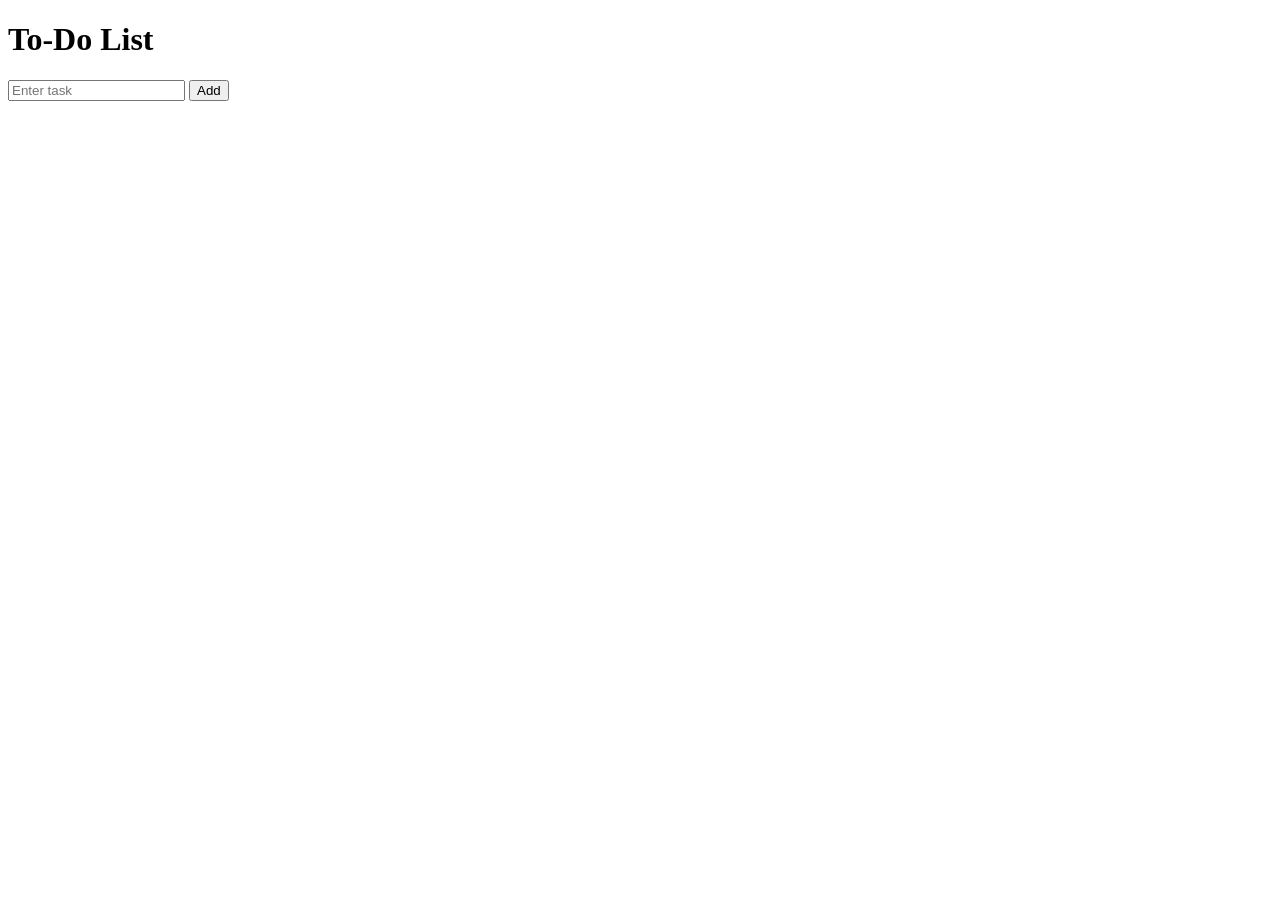
<file: praktikum-9/index.html>
<!DOCTYPE html>
<html>
<head>
    <title>To-Do List</title>
</head>
<body>
    <h1>To-Do List</h1>
    <input type="text" id="taskInput" placeholder="Enter task">
    <button id="addButton">Add</button>
    <ul id="taskList"></ul>

    <script>
        const taskInput = document.getElementById('taskInput');
        const addButton = document.getElementById('addButton');
        const taskList = document.getElementById('taskList');

        async function loadTasks() {
            try {
                const response = await fetch('api.php?action=get');
                const tasks = await response.json();
                taskList.innerHTML = '';
                tasks.forEach(task => {
                    const li = document.createElement('li');
                    li.textContent = task.task;
                    const deleteButton = document.createElement('button');
                    deleteButton.textContent = 'Delete';
                    deleteButton.addEventListener('click', () => deleteTask(task.id));
                    li.appendChild(deleteButton);
                    taskList.appendChild(li);
                });
            } catch (error) {
                console.error('Error loading tasks:', error);
            }
        }

        async function addTask() {
            const task = taskInput.value.trim();
            if (task) {
                try {
                    const response = await fetch('api.php?action=add', {
                        method: 'POST',
                        headers: { 'Content-Type': 'application/x-www-form-urlencoded' },
                        body: 'task=' + encodeURIComponent(task)
                    });
                    const data = await response.json();
                    if (data.success) {
                        taskInput.value = '';
                        loadTasks();
                    } else {
                        console.error('Error adding task:', data.error);
                    }
                } catch (error) {
                    console.error('Error adding task:', error);
                }
            }
        }

        async function deleteTask(id) {
            try {
                const response = await fetch('api.php?action=delete', {
                    method: 'POST',
                    headers: { 'Content-Type': 'application/x-www-form-urlencoded' },
                    body: 'id=' + id
                });
                const data = await response.json();
                if (data.success) {
                    loadTasks();
                } else {
                    console.error('Error deleting task:', data.error);
                }
            } catch (error) {
                console.error('Error deleting task:', error);
            }
        }

        addButton.addEventListener('click', addTask);
        loadTasks(); 
    </script>
</body>
</html>
</file>
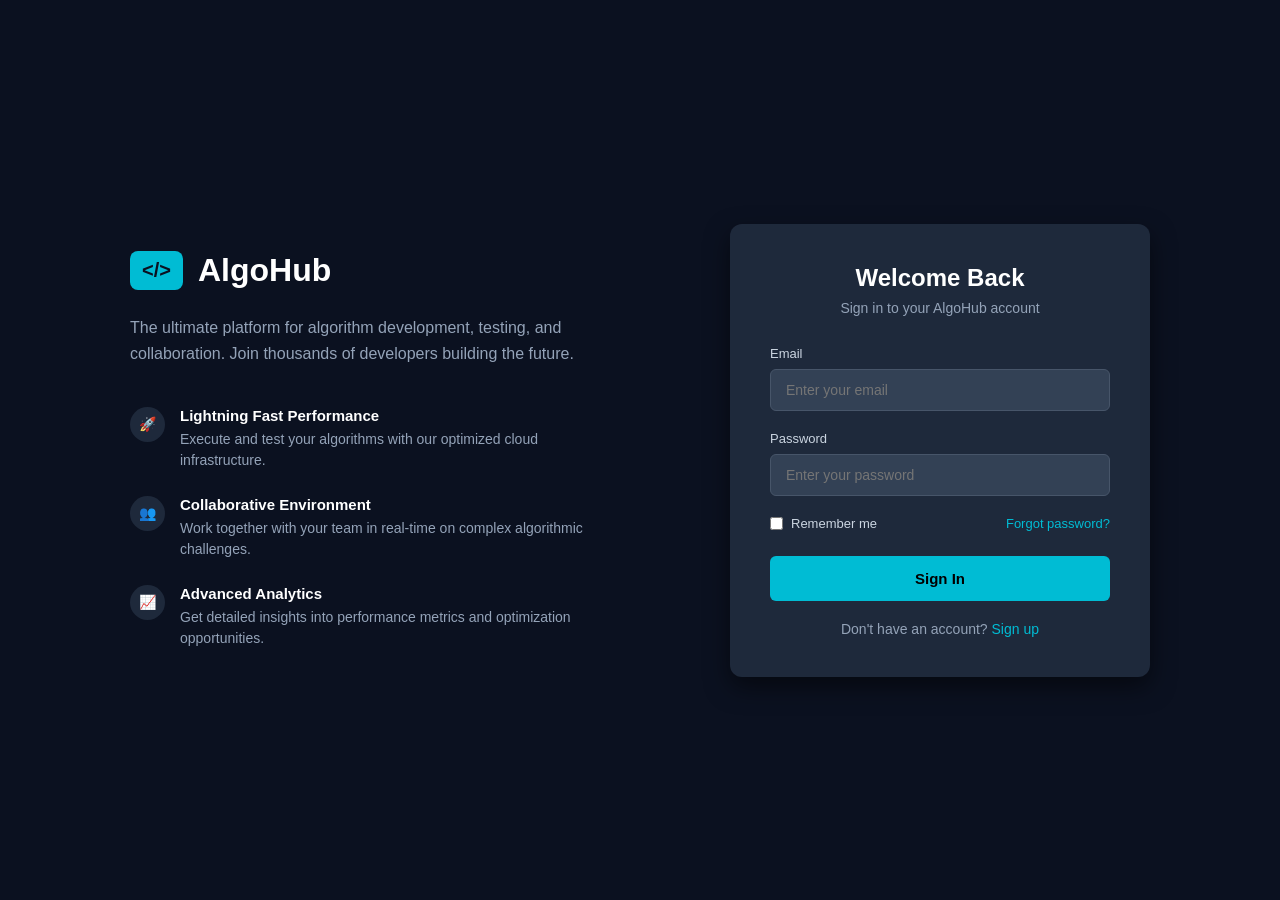
<file: praktikum-3/login.html>
<!DOCTYPE html>
<html lang="en">
<head>
    <meta charset="UTF-8">
    <meta name="viewport" content="width=device-width, initial-scale=1.0">
    <title>AlgoHub - Login</title>
    <link rel="stylesheet" href="style.css">
</head>
<body>
    <div class="container">
        <div class="left-panel">
            <div class="brand">
                <div class="logo-icon">&lt;/&gt;</div>
                <h1>AlgoHub</h1>
            </div>
            <p class="brand-desc">The ultimate platform for algorithm development, testing, and collaboration. Join thousands of developers building the future.</p>
            
            <div class="features">
                <div class="feature-item">
                    <div class="icon-circle">&#128640;</div>
                    <div class="feature-text">
                        <h3>Lightning Fast Performance</h3>
                        <p>Execute and test your algorithms with our optimized cloud infrastructure.</p>
                    </div>
                </div>
                <div class="feature-item">
                    <div class="icon-circle">&#128101;</div>
                    <div class="feature-text">
                        <h3>Collaborative Environment</h3>
                        <p>Work together with your team in real-time on complex algorithmic challenges.</p>
                    </div>
                </div>
                <div class="feature-item">
                    <div class="icon-circle">&#128200;</div>
                    <div class="feature-text">
                        <h3>Advanced Analytics</h3>
                        <p>Get detailed insights into performance metrics and optimization opportunities.</p>
                    </div>
                </div>
            </div>
        </div>

        <div class="right-panel">
            <div class="form-card">
                <div class="form-header">
                    <h2>Welcome Back</h2>
                    <p>Sign in to your AlgoHub account</p>
                </div>
                <form>
                    <div class="input-group">
                        <label for="email">Email</label>
                        <input type="email" id="email" placeholder="Enter your email" required>
                    </div>
                    <div class="input-group">
                        <label for="password">Password</label>
                        <input type="password" id="password" placeholder="Enter your password" required>
                    </div>
                    <div class="form-options">
                        <label class="checkbox-container">
                            <input type="checkbox"> Remember me
                        </label>
                        <a href="#" class="link-primary">Forgot password?</a>
                    </div>
                    <button type="submit" class="btn-primary">Sign In</button>
                </form>
                <div class="form-footer">
                    <p>Don't have an account? <a href="register.html" class="link-primary">Sign up</a></p>
                </div>
            </div>
        </div>
    </div>
</body>
</html>
</file>
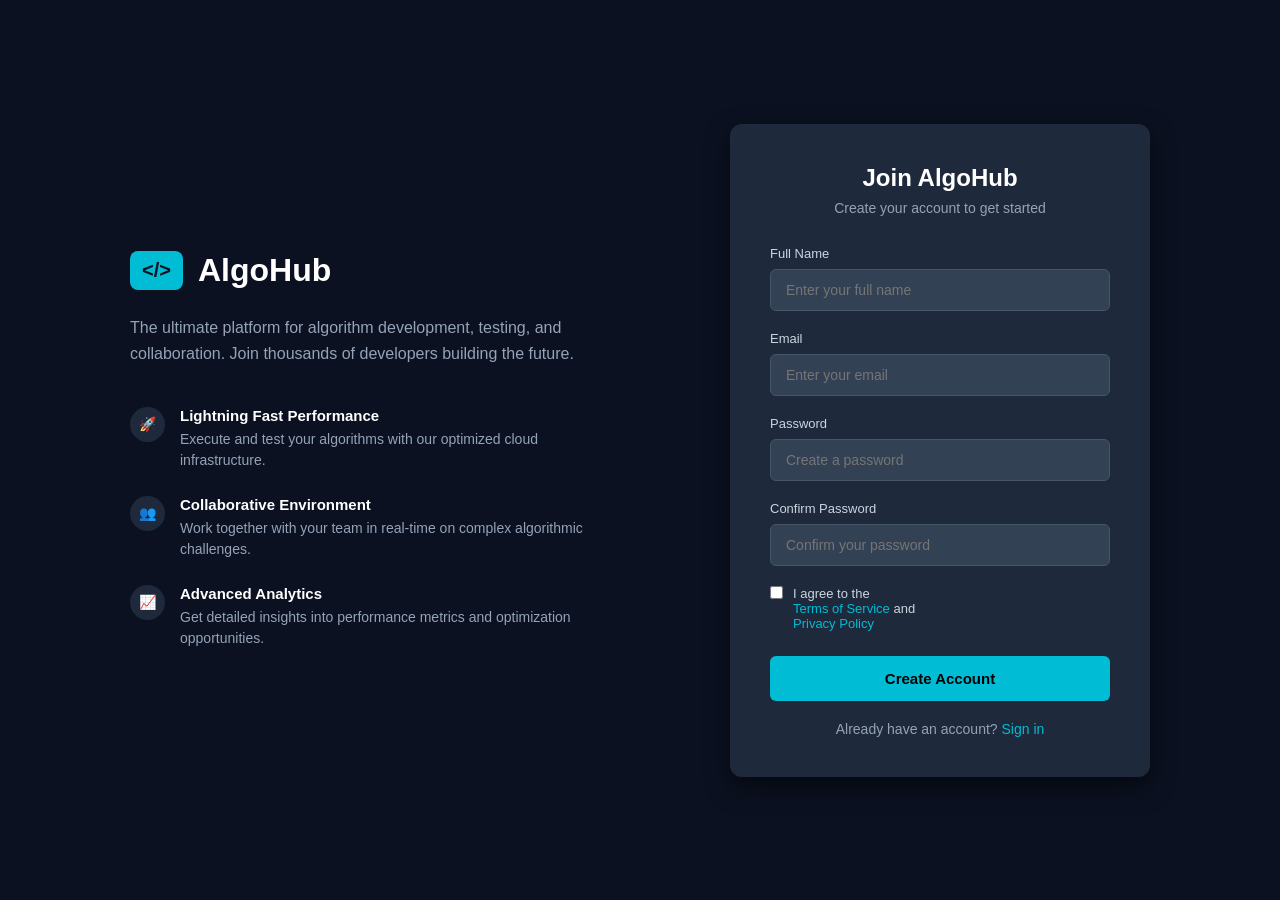
<file: praktikum-3/register.html>
<!DOCTYPE html>
<html lang="en">
<head>
    <meta charset="UTF-8">
    <meta name="viewport" content="width=device-width, initial-scale=1.0">
    <title>AlgoHub - Register</title>
    <link rel="stylesheet" href="style.css">
</head>
<body>
    <div class="container">
        <div class="left-panel">
            <div class="brand">
                <div class="logo-icon">&lt;/&gt;</div>
                <h1>AlgoHub</h1>
            </div>
            <p class="brand-desc">The ultimate platform for algorithm development, testing, and collaboration. Join thousands of developers building the future.</p>
            
            <div class="features">
                <div class="feature-item">
                    <div class="icon-circle">&#128640;</div>
                    <div class="feature-text">
                        <h3>Lightning Fast Performance</h3>
                        <p>Execute and test your algorithms with our optimized cloud infrastructure.</p>
                    </div>
                </div>
                <div class="feature-item">
                    <div class="icon-circle">&#128101;</div>
                    <div class="feature-text">
                        <h3>Collaborative Environment</h3>
                        <p>Work together with your team in real-time on complex algorithmic challenges.</p>
                    </div>
                </div>
                <div class="feature-item">
                    <div class="icon-circle">&#128200;</div>
                    <div class="feature-text">
                        <h3>Advanced Analytics</h3>
                        <p>Get detailed insights into performance metrics and optimization opportunities.</p>
                    </div>
                </div>
            </div>
        </div>

        <div class="right-panel">
            <div class="form-card">
                <div class="form-header">
                    <h2>Join AlgoHub</h2>
                    <p>Create your account to get started</p>
                </div>
                <form>
                    <div class="input-group">
                        <label for="fullname">Full Name</label>
                        <input type="text" id="fullname" placeholder="Enter your full name" required>
                    </div>
                    <div class="input-group">
                        <label for="email">Email</label>
                        <input type="email" id="email" placeholder="Enter your email" required>
                    </div>
                    <div class="input-group">
                        <label for="password">Password</label>
                        <input type="password" id="password" placeholder="Create a password" required>
                    </div>
                    <div class="input-group">
                        <label for="confirm-password">Confirm Password</label>
                        <input type="password" id="confirm-password" placeholder="Confirm your password" required>
                    </div>
                    <div class="checkbox-group">
                        <input type="checkbox" id="terms" required>
                        <label for="terms">I agree to the <br> <a href="#" class="link-primary">Terms of Service</a> and <br> <a href="#" class="link-primary">Privacy Policy</a></label>
                    </div>
                    <button type="submit" class="btn-primary">Create Account</button>
                </form>
                <div class="form-footer">
                    <p>Already have an account? <a href="login.html" class="link-primary">Sign in</a></p>
                </div>
            </div>
        </div>
    </div>
</body>
</html>
</file>
<file: praktikum-3/style.css>
* {
    margin: 0;
    padding: 0;
    box-sizing: border-box;
}

body {
    font-family: 'Segoe UI', Tahoma, Geneva, Verdana, sans-serif;
    background-color: #0b1120;
    color: #ffffff;
    display: flex;
    justify-content: center;
    align-items: center;
    min-height: 100vh;
}

.container {
    display: flex;
    flex-wrap: wrap;
    width: 100%;
    max-width: 1100px;
    padding: 40px;
    gap: 60px;
}

.left-panel {
    flex: 1;
    min-width: 300px;
    display: flex;
    flex-direction: column;
    justify-content: center;
}

.brand {
    display: flex;
    align-items: center;
    gap: 15px;
    margin-bottom: 25px;
}

.logo-icon {
    background-color: #00bcd4;
    color: #0b1120;
    font-weight: bold;
    font-size: 20px;
    padding: 8px 12px;
    border-radius: 8px;
}

.brand h1 {
    font-size: 32px;
}

.brand-desc {
    color: #94a3b8;
    line-height: 1.6;
    margin-bottom: 40px;
    font-size: 16px;
}

.features {
    display: flex;
    flex-direction: column;
    gap: 25px;
}

.feature-item {
    display: flex;
    gap: 15px;
    align-items: flex-start;
}

.icon-circle {
    background-color: #1e293b;
    color: #00bcd4;
    width: 35px;
    height: 35px;
    display: flex;
    justify-content: center;
    align-items: center;
    border-radius: 50%;
    font-size: 14px;
    flex-shrink: 0;
}

.feature-text h3 {
    font-size: 15px;
    margin-bottom: 5px;
}

.feature-text p {
    color: #94a3b8;
    font-size: 14px;
    line-height: 1.5;
}

.right-panel {
    flex: 1;
    min-width: 350px;
    display: flex;
    justify-content: flex-end;
    align-items: center;
}

.form-card {
    background-color: #1e293b;
    padding: 40px;
    border-radius: 12px;
    width: 100%;
    max-width: 420px;
    box-shadow: 0 10px 25px rgba(0,0,0,0.5);
}

.form-header {
    text-align: center;
    margin-bottom: 30px;
}

.form-header h2 {
    font-size: 24px;
    margin-bottom: 8px;
}

.form-header p {
    color: #94a3b8;
    font-size: 14px;
}

.input-group {
    margin-bottom: 20px;
}

.input-group label {
    display: block;
    font-size: 13px;
    margin-bottom: 8px;
    color: #cbd5e1;
}

.input-group input {
    width: 100%;
    padding: 12px 15px;
    background-color: #334155;
    border: 1px solid #475569;
    color: #ffffff;
    border-radius: 6px;
    font-size: 14px;
    outline: none;
}

.input-group input:focus {
    border-color: #00bcd4;
}

.form-options {
    display: flex;
    justify-content: space-between;
    align-items: center;
    font-size: 13px;
    margin-bottom: 25px;
    color: #cbd5e1;
}

.checkbox-container {
    display: flex;
    align-items: center;
    gap: 8px;
    cursor: pointer;
}

.checkbox-group {
    display: flex;
    gap: 10px;
    font-size: 13px;
    color: #cbd5e1;
    margin-bottom: 25px;
    align-items: flex-start;
}

.link-primary {
    color: #00bcd4;
    text-decoration: none;
}

.link-primary:hover {
    text-decoration: underline;
}

.btn-primary {
    width: 100%;
    padding: 14px;
    background-color: #00bcd4;
    color: #000000;
    border: none;
    border-radius: 6px;
    font-weight: bold;
    font-size: 15px;
    cursor: pointer;
}

.btn-primary:hover {
    background-color: #00acc1;
}

.form-footer {
    text-align: center;
    margin-top: 20px;
    font-size: 14px;
    color: #94a3b8;
}

@media (max-width: 768px) {
    .container {
        flex-direction: column;
    }
    .right-panel {
        justify-content: center;
    }
}
</file>
